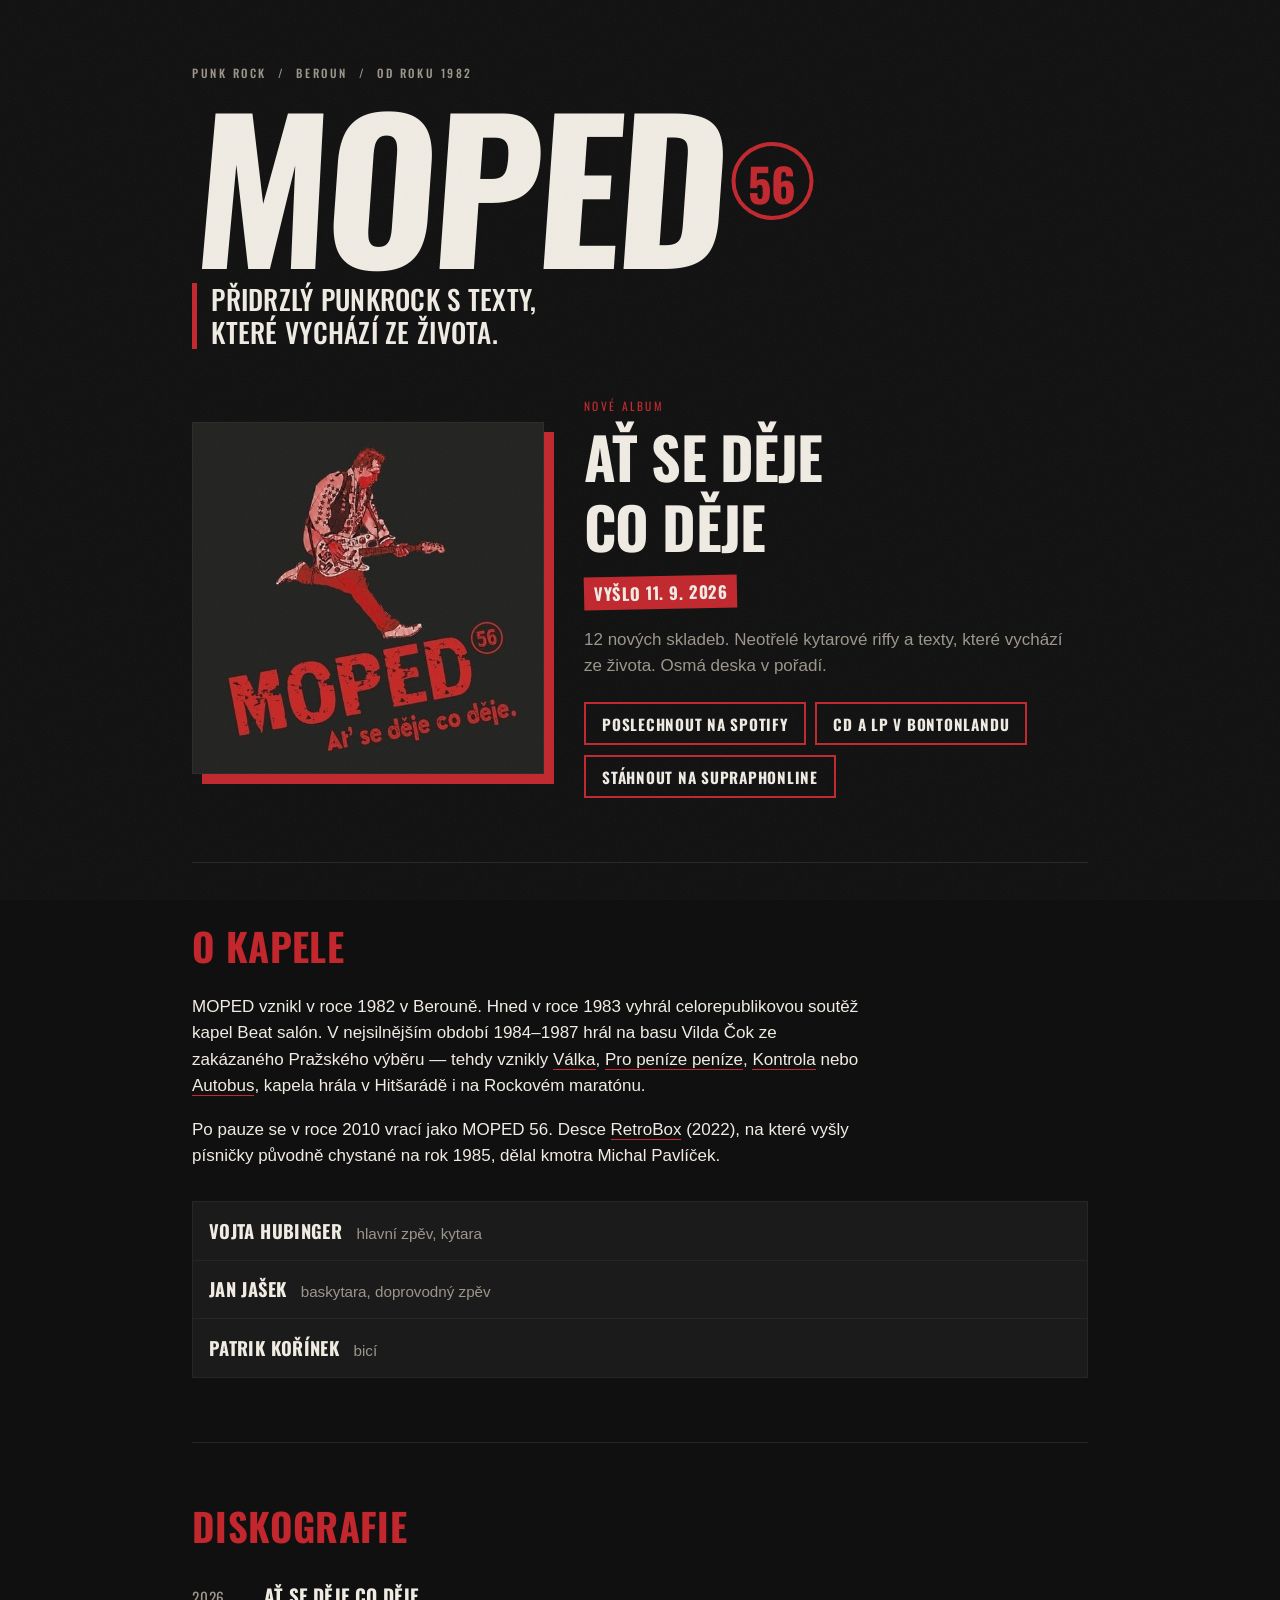
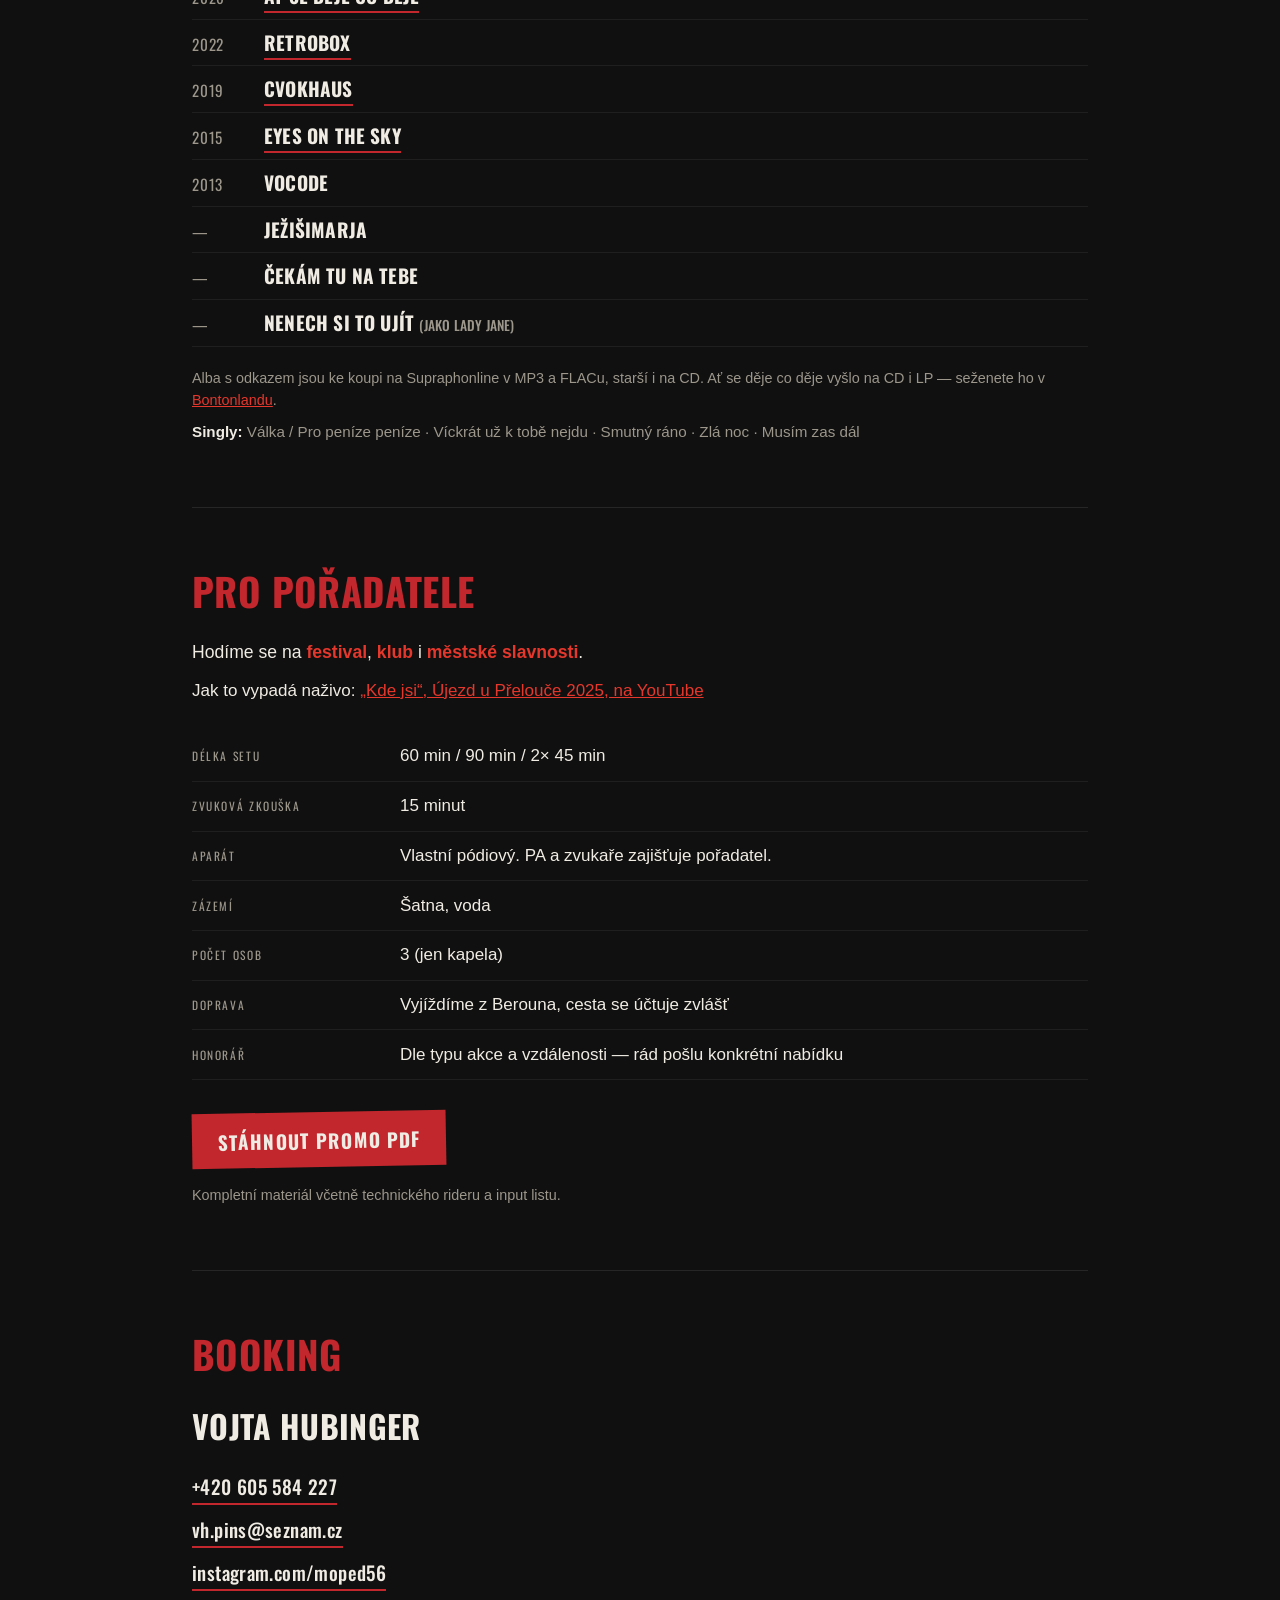
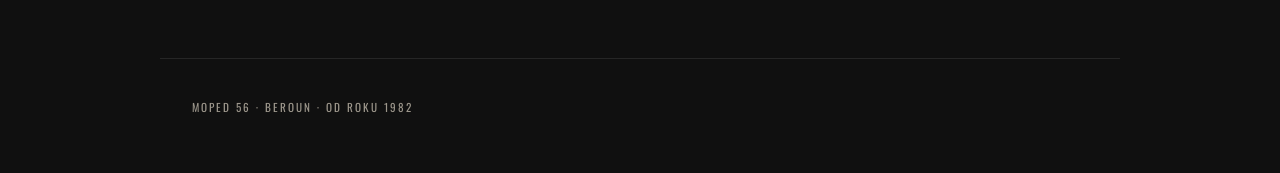
<file: index.html>
<!doctype html>
<html lang="cs">
<head>
<meta charset="utf-8">
<meta name="viewport" content="width=device-width, initial-scale=1">
<title>MOPED 56 — punk rock z Berouna od roku 1982</title>
<meta name="description" content="Přidrzlý punkrock s texty, které vychází ze života. Nové album Ať se děje co děje vyšlo 11. 9. 2026. Booking a promo materiály pro pořadatele.">
<meta property="og:type" content="website">
<meta property="og:title" content="MOPED 56 — Ať se děje co děje">
<meta property="og:description" content="Přidrzlý punkrock z Berouna od roku 1982. Nové album vyšlo 11. 9. 2026.">
<meta property="og:url" content="https://moped56.cz/">
<meta property="og:image" content="https://moped56.cz/assets/cover.jpg">
<meta property="og:locale" content="cs_CZ">
<link rel="canonical" href="https://moped56.cz/">
<link rel="preconnect" href="https://fonts.googleapis.com">
<link rel="preconnect" href="https://fonts.gstatic.com" crossorigin>
<link href="https://fonts.googleapis.com/css2?family=Oswald:wght@500;700&display=swap&subset=latin-ext" rel="stylesheet">
<link rel="stylesheet" href="style.css">
</head>
<body>

<header class="hero">
  <p class="kicker">Punk rock &nbsp;/&nbsp; Beroun &nbsp;/&nbsp; od roku 1982</p>

  <h1 class="wordmark">Moped<span class="fiftysix">56</span></h1>

  <p class="claim">Přidrzlý punkrock s texty,<br>které vychází ze života.</p>

  <div class="release">
    <img class="cover" src="assets/cover.jpg" alt="Obal alba Ať se děje co děje" width="520" height="520">
    <div class="release-text">
      <p class="label">Nové album</p>
      <h2 class="album">Ať se děje<br>co děje</h2>
      <p class="date">Vyšlo 11. 9. 2026</p>
      <p class="meta">12 nových skladeb. Neotřelé kytarové riffy a texty, které vychází ze života. Osmá deska v pořadí.</p>

      <div class="links">
        <a class="link-btn" href="https://open.spotify.com/artist/3JX1EqImdihFfyDZTZLHoA" rel="noopener">Poslechnout na Spotify</a>
        <a class="link-btn" href="https://www.bontonland.cz/moped-56-at-se-deje-co-se-deje-1/" rel="noopener">CD a LP v Bontonlandu</a>
        <a class="link-btn" href="https://www.supraphonline.cz/album/943127-at-se-deje-co-deje" rel="noopener">Stáhnout na Supraphonline</a>
      </div>
    </div>
  </div>
</header>

<main>

<section id="kapela">
  <h2 class="rubric">O kapele</h2>
  <div class="prose">
    <p>MOPED vznikl v roce 1982 v Berouně. Hned v roce 1983 vyhrál celorepublikovou soutěž kapel Beat salón. V nejsilnějším období 1984–1987 hrál na basu Vilda Čok ze zakázaného Pražského výběru — tehdy vznikly <em>Válka</em>, <em>Pro peníze peníze</em>, <em>Kontrola</em> nebo <em>Autobus</em>, kapela hrála v Hitšarádě i na Rockovém maratónu.</p>
    <p>Po pauze se v roce 2010 vrací jako MOPED 56. Desce <em>RetroBox</em> (2022), na které vyšly písničky původně chystané na rok 1985, dělal kmotra Michal Pavlíček.</p>
  </div>

  <ul class="lineup">
    <li><strong>Vojta Hubinger</strong><span>hlavní zpěv, kytara</span></li>
    <li><strong>Jan Jašek</strong><span>baskytara, doprovodný zpěv</span></li>
    <li><strong>Patrik Kořínek</strong><span>bicí</span></li>
  </ul>
</section>

<section id="diskografie">
  <h2 class="rubric">Diskografie</h2>
  <ol class="records">
    <li><span class="rec-year">2026</span> <span class="rec-name"><a href="https://www.supraphonline.cz/album/943127-at-se-deje-co-deje" rel="noopener">Ať se děje co děje</a></span></li>
    <li><span class="rec-year">2022</span> <span class="rec-name"><a href="https://www.supraphonline.cz/album/697543-retrobox" rel="noopener">RetroBox</a></span></li>
    <li><span class="rec-year">2019</span> <span class="rec-name"><a href="https://www.supraphonline.cz/album/479770-cvokhaus" rel="noopener">Cvokhaus</a></span></li>
    <li><span class="rec-year">2015</span> <span class="rec-name"><a href="https://www.supraphonline.cz/album/176116-eyes-on-the-sky" rel="noopener">Eyes on the Sky</a></span></li>
    <li><span class="rec-year">2013</span> <span class="rec-name">VoCoDe</span></li>
    <li><span class="rec-year">—</span> <span class="rec-name">Ježišimarja</span></li>
    <li><span class="rec-year">—</span> <span class="rec-name">Čekám tu na tebe</span></li>
    <li><span class="rec-year">—</span> <span class="rec-name">Nenech si to ujít <em>(jako Lady Jane)</em></span></li>
  </ol>
  <p class="disco-note">Alba s odkazem jsou ke koupi na Supraphonline v MP3 a FLACu, starší i na CD. Ať se děje co děje vyšlo na CD i LP — seženete ho v <a href="https://www.bontonland.cz/moped-56-at-se-deje-co-se-deje-1/" rel="noopener">Bontonlandu</a>.</p>
  <p class="singles"><strong>Singly:</strong> Válka / Pro peníze peníze · Víckrát už k tobě nejdu · Smutný ráno · Zlá noc · Musím zas dál</p>
</section>

<section id="poradatele">
  <h2 class="rubric">Pro pořadatele</h2>
  <p class="fits">Hodíme se na <strong>festival</strong>, <strong>klub</strong> i <strong>městské slavnosti</strong>.</p>
  <p class="live-video">Jak to vypadá naživo: <a href="https://www.youtube.com/watch?v=pqLfuXRMy8A" rel="noopener">„Kde jsi“, Újezd u Přelouče 2025, na YouTube</a></p>

  <dl class="specs">
    <div><dt>Délka setu</dt><dd>60 min / 90 min / 2× 45 min</dd></div>
    <div><dt>Zvuková zkouška</dt><dd>15 minut</dd></div>
    <div><dt>Aparát</dt><dd>Vlastní pódiový. PA a zvukaře zajišťuje pořadatel.</dd></div>
    <div><dt>Zázemí</dt><dd>Šatna, voda</dd></div>
    <div><dt>Počet osob</dt><dd>3 (jen kapela)</dd></div>
    <div><dt>Doprava</dt><dd>Vyjíždíme z Berouna, cesta se účtuje zvlášť</dd></div>
    <div><dt>Honorář</dt><dd>Dle typu akce a vzdálenosti — rád pošlu konkrétní nabídku</dd></div>
  </dl>

  <a class="button" href="Moped56-promo.pdf" download>Stáhnout promo PDF</a>
  <p class="button-note">Kompletní materiál včetně technického rideru a input listu.</p>
</section>

<section id="booking">
  <h2 class="rubric">Booking</h2>
  <p class="booker">Vojta Hubinger</p>
  <ul class="contact">
    <li><a href="tel:+420605584227">+420 605 584 227</a></li>
    <li><a href="mailto:vh.pins@seznam.cz">vh.pins@seznam.cz</a></li>
    <li><a href="https://instagram.com/moped56" rel="noopener">instagram.com/moped56</a></li>
  </ul>
</section>

</main>

<footer>
  <p>MOPED 56 · Beroun · od roku 1982</p>
</footer>

</body>
</html>
</file>
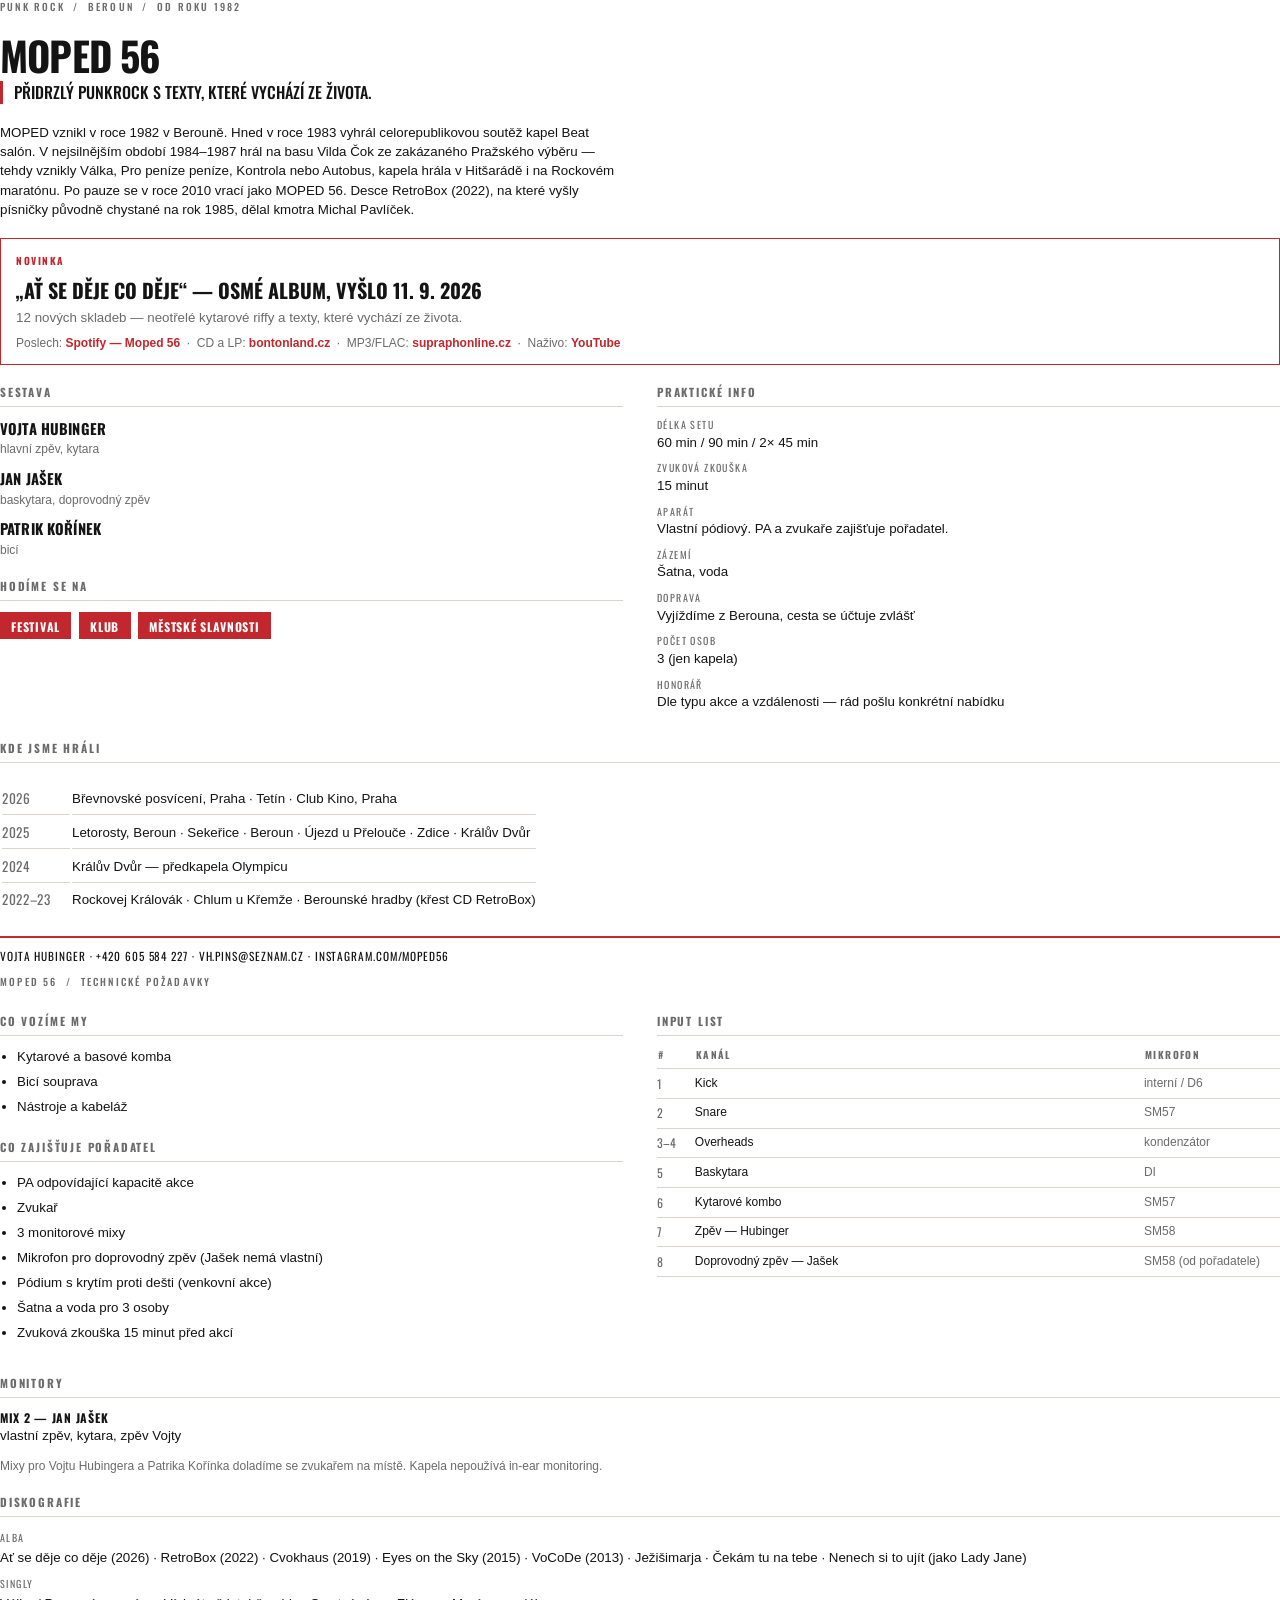
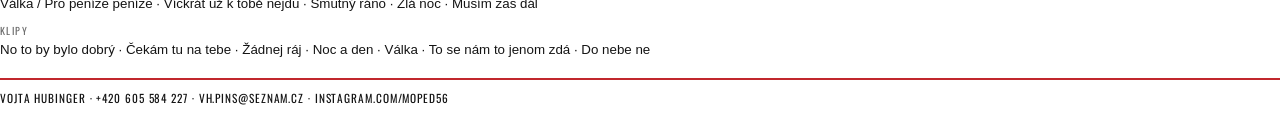
<file: promo.html>
<!doctype html>
<html lang="cs">
<head>
<meta charset="utf-8">
<title>MOPED 56 — promo pro pořadatele</title>
<link href="https://fonts.googleapis.com/css2?family=Oswald:wght@500;700&display=swap&subset=latin-ext" rel="stylesheet">
<style>
@page { size: A4; margin: 14mm 15mm; }

:root {
  --red: #c1272d;
  --ink: #141414;
  --grey: #6b6b6b;
  --rule: #d8d4cc;
  --display: "Oswald", "Arial Narrow", sans-serif;
}

* { box-sizing: border-box; }

body {
  margin: 0;
  color: var(--ink);
  background: #fff;
  font: 10pt/1.45 -apple-system, "Helvetica Neue", Helvetica, Arial, sans-serif;
  -webkit-print-color-adjust: exact;
  print-color-adjust: exact;
}

.page { page-break-after: always; }
.page:last-child { page-break-after: auto; }

h1, h2, h3, .display { font-family: var(--display); text-transform: uppercase; margin: 0; }

.kicker {
  font-family: var(--display);
  font-weight: 500;
  letter-spacing: 0.22em;
  font-size: 7.5pt;
  color: var(--grey);
  text-transform: uppercase;
  margin: 0 0 6mm;
}

.wordmark { font-weight: 700; font-size: 30pt; line-height: 0.9; letter-spacing: -0.02em; }
.claim { font-family: var(--display); font-weight: 500; font-size: 12pt; text-transform: uppercase; margin: 2mm 0 0; padding-left: 3mm; border-left: 3px solid var(--red); }

.bio { margin: 5mm 0 0; max-width: 165mm; }

.news {
  margin: 5mm 0 0;
  border: 1.5px solid var(--red);
  padding: 3mm 4mm;
}
.news .tag { font-family: var(--display); font-weight: 700; text-transform: uppercase; letter-spacing: 0.15em; font-size: 7.5pt; color: var(--red); }
.news h2 { font-weight: 700; font-size: 15pt; margin: 1.5mm 0 1mm; }
.news p { margin: 0; color: var(--grey); }
.news .news-links { margin-top: 2mm; font-size: 9pt; }
.news .news-links a { color: var(--red); text-decoration: none; font-weight: 600; }

.cols { display: flex; gap: 9mm; margin: 5mm 0 0; }
.col { flex: 1; }

h3 {
  font-weight: 700;
  font-size: 8.5pt;
  letter-spacing: 0.16em;
  color: var(--grey);
  border-bottom: 1px solid var(--rule);
  padding-bottom: 1.5mm;
  margin: 0 0 3mm;
}

.member { margin: 0 0 2.5mm; }
.member strong { font-family: var(--display); font-weight: 700; text-transform: uppercase; font-size: 11pt; display: block; letter-spacing: 0.01em; }
.member span { color: var(--grey); font-size: 9pt; }

.spec { margin: 0 0 2.5mm; }
.spec dt { font-family: var(--display); text-transform: uppercase; letter-spacing: 0.14em; font-size: 7.5pt; color: var(--grey); }
.spec dd { margin: 0; }

.tags { margin: 5mm 0 0; }
.tags span {
  display: inline-block;
  font-family: var(--display);
  font-weight: 700;
  text-transform: uppercase;
  font-size: 9pt;
  letter-spacing: 0.06em;
  background: var(--red);
  color: #fff;
  padding: 1.5mm 3mm 1mm;
  margin: 0 2mm 2mm 0;
}

.gigs { margin: 5mm 0 0; }
.gigs tr td { padding: 1.5mm 0; border-bottom: 1px solid var(--rule); vertical-align: top; }
.gigs tr:last-child td { border-bottom: none; }
.gigs .year { font-family: var(--display); color: var(--grey); width: 18mm; letter-spacing: 0.05em; }

.foot {
  margin-top: 5mm;
  border-top: 2px solid var(--red);
  padding-top: 2.5mm;
  font-family: var(--display);
  text-transform: uppercase;
  letter-spacing: 0.08em;
  font-size: 8.5pt;
}

ul.plain { margin: 0; padding-left: 4.5mm; }
ul.plain li { margin-bottom: 1.5mm; }

table.inputs { width: 100%; border-collapse: collapse; }
table.inputs td, table.inputs th { font-size: 9pt; }
table.inputs th {
  font-family: var(--display);
  text-transform: uppercase;
  letter-spacing: 0.14em;
  font-size: 7.5pt;
  color: var(--grey);
  text-align: left;
  border-bottom: 1px solid var(--rule);
  padding-bottom: 1.5mm;
}
table.inputs td { padding: 1.5mm 0; border-bottom: 1px solid var(--rule); }
table.inputs td.num { width: 10mm; color: var(--grey); font-family: var(--display); }
table.inputs td.mic { width: 36mm; color: var(--grey); }

.mix { margin: 0 0 3mm; }
.mix strong { font-family: var(--display); text-transform: uppercase; font-size: 9pt; letter-spacing: 0.06em; display: block; }
.note { color: var(--grey); font-size: 9pt; }

.disco { margin: 5mm 0 0; }
.disco p { margin: 0 0 2mm; }
.disco .heading { font-family: var(--display); text-transform: uppercase; letter-spacing: 0.14em; font-size: 7.5pt; color: var(--grey); }
</style>
</head>
<body>

<div class="page">
  <p class="kicker">Punk rock &nbsp;/&nbsp; Beroun &nbsp;/&nbsp; od roku 1982</p>

  <h1 class="wordmark">Moped 56</h1>
  <p class="claim">Přidrzlý punkrock s texty, které vychází ze života.</p>

  <p class="bio">MOPED vznikl v roce 1982 v Berouně. Hned v roce 1983 vyhrál celorepublikovou soutěž kapel Beat salón. V nejsilnějším období 1984–1987 hrál na basu Vilda Čok ze zakázaného Pražského výběru — tehdy vznikly Válka, Pro peníze peníze, Kontrola nebo Autobus, kapela hrála v Hitšarádě i na Rockovém maratónu. Po pauze se v roce 2010 vrací jako MOPED 56. Desce RetroBox (2022), na které vyšly písničky původně chystané na rok 1985, dělal kmotra Michal Pavlíček.</p>

  <div class="news">
    <span class="tag">Novinka</span>
    <h2>„Ať se děje co děje“ — osmé album, vyšlo 11. 9. 2026</h2>
    <p>12 nových skladeb — neotřelé kytarové riffy a texty, které vychází ze života.</p>
    <p class="news-links">Poslech: <a href="https://open.spotify.com/artist/3JX1EqImdihFfyDZTZLHoA">Spotify — Moped 56</a> &nbsp;·&nbsp; CD a LP: <a href="https://www.bontonland.cz/moped-56-at-se-deje-co-se-deje-1/">bontonland.cz</a> &nbsp;·&nbsp; MP3/FLAC: <a href="https://www.supraphonline.cz/album/943127-at-se-deje-co-deje">supraphonline.cz</a> &nbsp;·&nbsp; Naživo: <a href="https://www.youtube.com/watch?v=pqLfuXRMy8A">YouTube</a></p>
  </div>

  <div class="cols">
    <div class="col">
      <h3>Sestava</h3>
      <p class="member"><strong>Vojta Hubinger</strong><span>hlavní zpěv, kytara</span></p>
      <p class="member"><strong>Jan Jašek</strong><span>baskytara, doprovodný zpěv</span></p>
      <p class="member"><strong>Patrik Kořínek</strong><span>bicí</span></p>

      <div class="tags">
        <h3>Hodíme se na</h3>
        <span>Festival</span><span>Klub</span><span>Městské slavnosti</span>
      </div>
    </div>

    <div class="col">
      <h3>Praktické info</h3>
      <dl class="spec"><dt>Délka setu</dt><dd>60 min / 90 min / 2× 45 min</dd></dl>
      <dl class="spec"><dt>Zvuková zkouška</dt><dd>15 minut</dd></dl>
      <dl class="spec"><dt>Aparát</dt><dd>Vlastní pódiový. PA a zvukaře zajišťuje pořadatel.</dd></dl>
      <dl class="spec"><dt>Zázemí</dt><dd>Šatna, voda</dd></dl>
      <dl class="spec"><dt>Doprava</dt><dd>Vyjíždíme z Berouna, cesta se účtuje zvlášť</dd></dl>
      <dl class="spec"><dt>Počet osob</dt><dd>3 (jen kapela)</dd></dl>
      <dl class="spec"><dt>Honorář</dt><dd>Dle typu akce a vzdálenosti — rád pošlu konkrétní nabídku</dd></dl>
    </div>
  </div>

  <div class="gigs">
    <h3>Kde jsme hráli</h3>
    <table class="gigs">
      <tr><td class="year">2026</td><td>Břevnovské posvícení, Praha · Tetín · Club Kino, Praha</td></tr>
      <tr><td class="year">2025</td><td>Letorosty, Beroun · Sekeřice · Beroun · Újezd u Přelouče · Zdice · Králův Dvůr</td></tr>
      <tr><td class="year">2024</td><td>Králův Dvůr — předkapela Olympicu</td></tr>
      <tr><td class="year">2022–23</td><td>Rockovej Královák · Chlum u Křemže · Berounské hradby (křest CD RetroBox)</td></tr>
    </table>
  </div>

  <p class="foot">Vojta Hubinger · +420 605 584 227 · vh.pins@seznam.cz · instagram.com/moped56</p>
</div>

<div class="page">
  <p class="kicker">Moped 56 &nbsp;/&nbsp; technické požadavky</p>

  <div class="cols">
    <div class="col">
      <h3>Co vozíme my</h3>
      <ul class="plain">
        <li>Kytarové a basové komba</li>
        <li>Bicí souprava</li>
        <li>Nástroje a kabeláž</li>
      </ul>

      <h3 style="margin-top:6mm">Co zajišťuje pořadatel</h3>
      <ul class="plain">
        <li>PA odpovídající kapacitě akce</li>
        <li>Zvukař</li>
        <li>3 monitorové mixy</li>
        <li>Mikrofon pro doprovodný zpěv (Jašek nemá vlastní)</li>
        <li>Pódium s krytím proti dešti (venkovní akce)</li>
        <li>Šatna a voda pro 3 osoby</li>
        <li>Zvuková zkouška 15 minut před akcí</li>
      </ul>
    </div>

    <div class="col">
      <h3>Input list</h3>
      <table class="inputs">
        <tr><th>#</th><th>Kanál</th><th class="mic">Mikrofon</th></tr>
        <tr><td class="num">1</td><td>Kick</td><td class="mic">interní / D6</td></tr>
        <tr><td class="num">2</td><td>Snare</td><td class="mic">SM57</td></tr>
        <tr><td class="num">3–4</td><td>Overheads</td><td class="mic">kondenzátor</td></tr>
        <tr><td class="num">5</td><td>Baskytara</td><td class="mic">DI</td></tr>
        <tr><td class="num">6</td><td>Kytarové kombo</td><td class="mic">SM57</td></tr>
        <tr><td class="num">7</td><td>Zpěv — Hubinger</td><td class="mic">SM58</td></tr>
        <tr><td class="num">8</td><td>Doprovodný zpěv — Jašek</td><td class="mic">SM58 (od pořadatele)</td></tr>
      </table>
    </div>
  </div>

  <div style="margin-top:7mm">
    <h3>Monitory</h3>
    <p class="mix"><strong>Mix 2 — Jan Jašek</strong>vlastní zpěv, kytara, zpěv Vojty</p>
    <p class="note">Mixy pro Vojtu Hubingera a Patrika Kořínka doladíme se zvukařem na místě. Kapela nepoužívá in-ear monitoring.</p>
  </div>

  <div class="disco">
    <h3>Diskografie</h3>
    <p><span class="heading">Alba</span><br>Ať se děje co děje (2026) · RetroBox (2022) · Cvokhaus (2019) · Eyes on the Sky (2015) · VoCoDe (2013) · Ježišimarja · Čekám tu na tebe · Nenech si to ujít (jako Lady Jane)</p>
    <p><span class="heading">Singly</span><br>Válka / Pro peníze peníze · Víckrát už k tobě nejdu · Smutný ráno · Zlá noc · Musím zas dál</p>
    <p><span class="heading">Klipy</span><br>No to by bylo dobrý · Čekám tu na tebe · Žádnej ráj · Noc a den · Válka · To se nám to jenom zdá · Do nebe ne</p>
  </div>

  <p class="foot">Vojta Hubinger · +420 605 584 227 · vh.pins@seznam.cz · instagram.com/moped56</p>
</div>

</body>
</html>
</file>
<file: style.css>
:root {
  --ink: #101010;
  --ink-soft: #1b1b1b;
  --paper: #f0ece4;
  --paper-dim: #9c968b;
  --red: #c1272d;
  --red-hot: #e5372c;
  --display: "Oswald", "Haettenschweiler", "Arial Narrow", sans-serif;
  --text: -apple-system, BlinkMacSystemFont, "Segoe UI", Helvetica, Arial, sans-serif;
}

*, *::before, *::after { box-sizing: border-box; }

body {
  margin: 0;
  background: var(--ink);
  color: var(--paper);
  font-family: var(--text);
  font-size: 17px;
  line-height: 1.55;
  -webkit-font-smoothing: antialiased;
}

/* Grain over the whole page — keeps the flat black from looking like a slide */
body::after {
  content: "";
  position: fixed;
  inset: 0;
  pointer-events: none;
  z-index: 9;
  opacity: 0.05;
  background-image: url("data:image/svg+xml;utf8,<svg xmlns='http://www.w3.org/2000/svg' width='160' height='160'><filter id='n'><feTurbulence type='fractalNoise' baseFrequency='0.85' numOctaves='3'/></filter><rect width='160' height='160' filter='url(%23n)'/></svg>");
}

img { max-width: 100%; height: auto; display: block; }

a { color: var(--red-hot); }

/* ---------- hero ---------- */

.hero {
  padding: 2.5rem 1.25rem 3rem;
  max-width: 60rem;
  margin: 0 auto;
}

.kicker {
  font-family: var(--display);
  font-weight: 500;
  text-transform: uppercase;
  letter-spacing: 0.22em;
  font-size: 0.72rem;
  color: var(--paper-dim);
  margin: 0 0 1.5rem;
}

.wordmark {
  font-family: var(--display);
  font-weight: 700;
  text-transform: uppercase;
  font-size: clamp(4.5rem, 24vw, 12rem);
  line-height: 0.8;
  letter-spacing: -0.03em;
  margin: 0;
  transform: skewX(-4deg);
  transform-origin: left bottom;
}

.fiftysix {
  display: inline-block;
  vertical-align: super;
  margin-left: 0.12em;
  font-size: 0.24em;
  line-height: 1;
  letter-spacing: 0;
  color: var(--red);
  border: 0.09em solid var(--red);
  border-radius: 50%;
  padding: 0.3em 0.28em 0.22em;
  transform: skewX(4deg);
}

.claim {
  font-family: var(--display);
  font-weight: 500;
  font-size: clamp(1.15rem, 4.5vw, 1.7rem);
  line-height: 1.2;
  text-transform: uppercase;
  letter-spacing: 0.01em;
  margin: 1.5rem 0 0;
  padding-left: 0.9rem;
  border-left: 5px solid var(--red);
}

/* ---------- release block ---------- */

.release {
  margin-top: 3rem;
  display: grid;
  gap: 1.75rem;
  align-items: center;
}

.cover {
  width: 100%;
  max-width: 26rem;
  border: 1px solid #2b2b2b;
  box-shadow: 10px 10px 0 var(--red);
}

.label {
  font-family: var(--display);
  text-transform: uppercase;
  letter-spacing: 0.2em;
  font-size: 0.72rem;
  color: var(--red);
  margin: 0 0 0.4rem;
}

.album {
  font-family: var(--display);
  font-weight: 700;
  text-transform: uppercase;
  font-size: clamp(2.2rem, 9vw, 3.6rem);
  /* Czech carons need the room: below 1.2 the Ě of "co děje" rides up into the
     line above and reads as a comma after "SE". Verified at 1.10 and 1.16 too. */
  line-height: 1.22;
  letter-spacing: -0.015em;
  margin: 0;
}

.date {
  font-family: var(--display);
  font-weight: 700;
  text-transform: uppercase;
  letter-spacing: 0.05em;
  font-size: 1.05rem;
  margin: 0.9rem 0 0;
  display: inline-block;
  background: var(--red);
  color: var(--paper);
  padding: 0.25rem 0.6rem 0.2rem;
  transform: rotate(-1.2deg);
}

.meta {
  margin: 1.1rem 0 0;
  color: var(--paper-dim);
  max-width: 30rem;
}

.links {
  display: flex;
  flex-wrap: wrap;
  gap: 0.6rem;
  margin-top: 1.4rem;
}

.link-btn {
  font-family: var(--display);
  font-weight: 700;
  text-transform: uppercase;
  letter-spacing: 0.05em;
  font-size: 0.95rem;
  color: var(--paper);
  text-decoration: none;
  border: 2px solid var(--red);
  padding: 0.55rem 1rem 0.45rem;
  transition: background 0.1s linear, color 0.1s linear;
}

.link-btn:hover, .link-btn:focus {
  background: var(--red);
  color: var(--paper);
}

/* ---------- sections ---------- */

main {
  max-width: 60rem;
  margin: 0 auto;
  padding: 0 1.25rem;
}

section {
  padding: 3rem 0;
  border-top: 1px solid #262626;
}

.rubric {
  font-family: var(--display);
  font-weight: 700;
  text-transform: uppercase;
  font-size: clamp(1.6rem, 6vw, 2.4rem);
  letter-spacing: 0.01em;
  line-height: 1;
  margin: 0 0 1.75rem;
  color: var(--red);
}

.prose p { margin: 0 0 1.1rem; max-width: 42rem; }
.prose em { font-style: normal; color: var(--paper); border-bottom: 1px solid var(--red); }

/* ---------- lineup ---------- */

.lineup {
  list-style: none;
  margin: 2rem 0 0;
  padding: 0;
  display: grid;
  gap: 1px;
  background: #262626;
  border: 1px solid #262626;
}

.lineup li {
  background: var(--ink-soft);
  padding: 0.9rem 1rem;
  display: flex;
  flex-wrap: wrap;
  gap: 0.25rem 0.9rem;
  align-items: baseline;
}

.lineup strong {
  font-family: var(--display);
  font-weight: 700;
  text-transform: uppercase;
  letter-spacing: 0.02em;
  font-size: 1.15rem;
}

.lineup span { color: var(--paper-dim); font-size: 0.95rem; }

/* ---------- discography ---------- */

.records { list-style: none; margin: 0; padding: 0; }

.records li {
  display: flex;
  gap: 1rem;
  align-items: baseline;
  padding: 0.5rem 0;
  border-bottom: 1px solid #1f1f1f;
}

.records li:first-child .rec-name { color: var(--red-hot); }

.rec-year {
  font-family: var(--display);
  color: var(--paper-dim);
  font-size: 0.95rem;
  min-width: 3.5rem;
  letter-spacing: 0.05em;
}

.rec-name {
  font-family: var(--display);
  font-weight: 700;
  text-transform: uppercase;
  font-size: 1.2rem;
  letter-spacing: 0.01em;
}

.rec-name em { font-style: normal; font-weight: 500; color: var(--paper-dim); font-size: 0.85rem; }

.rec-name a {
  color: var(--paper);
  text-decoration: none;
  border-bottom: 2px solid var(--red);
  padding-bottom: 1px;
}

.rec-name a:hover, .rec-name a:focus { color: var(--red-hot); }

.disco-note { margin: 1.25rem 0 0; color: var(--paper-dim); font-size: 0.9rem; }

.singles { margin: 0.5rem 0 0; color: var(--paper-dim); font-size: 0.95rem; }
.singles strong { color: var(--paper); }

/* ---------- promoters ---------- */

.fits { margin: 0 0 1.75rem; font-size: 1.1rem; }
.fits strong { color: var(--red-hot); }
.live-video { margin: -1rem 0 1.75rem; }

.specs { margin: 0; }

.specs > div {
  display: grid;
  grid-template-columns: 1fr;
  gap: 0.1rem;
  padding: 0.7rem 0;
  border-bottom: 1px solid #1f1f1f;
}

.specs dt {
  font-family: var(--display);
  text-transform: uppercase;
  letter-spacing: 0.14em;
  font-size: 0.72rem;
  color: var(--paper-dim);
}

.specs dd { margin: 0; }

.button {
  display: inline-block;
  margin-top: 2rem;
  background: var(--red);
  color: var(--paper);
  text-decoration: none;
  font-family: var(--display);
  font-weight: 700;
  text-transform: uppercase;
  letter-spacing: 0.06em;
  font-size: 1.2rem;
  padding: 0.85rem 1.6rem 0.75rem;
  transform: rotate(-1deg);
  transition: background 0.1s linear, transform 0.1s linear;
}

.button:hover, .button:focus {
  background: var(--red-hot);
  transform: rotate(0deg) scale(1.02);
}

.button-note { margin: 1rem 0 0; color: var(--paper-dim); font-size: 0.9rem; }

/* ---------- booking ---------- */

.booker {
  font-family: var(--display);
  font-weight: 700;
  text-transform: uppercase;
  font-size: clamp(1.5rem, 6vw, 2rem);
  letter-spacing: 0.01em;
  margin: 0 0 1rem;
}

.contact { list-style: none; margin: 0; padding: 0; }

.contact li { padding: 0.35rem 0; }

.contact a {
  font-family: var(--display);
  font-weight: 500;
  font-size: 1.2rem;
  letter-spacing: 0.02em;
  color: var(--paper);
  text-decoration: none;
  border-bottom: 2px solid var(--red);
  padding-bottom: 2px;
}

.contact a:hover, .contact a:focus { color: var(--red-hot); }

/* ---------- footer ---------- */

footer {
  max-width: 60rem;
  margin: 0 auto;
  padding: 2.5rem 1.25rem 3.5rem;
  border-top: 1px solid #262626;
}

footer p {
  margin: 0;
  font-family: var(--display);
  text-transform: uppercase;
  letter-spacing: 0.18em;
  font-size: 0.7rem;
  color: var(--paper-dim);
}

/* ---------- wider screens ---------- */

@media (min-width: 46rem) {
  .hero { padding: 4rem 2rem 4rem; }
  main, footer { padding-left: 2rem; padding-right: 2rem; }
  .release { grid-template-columns: minmax(0, 22rem) 1fr; gap: 2.5rem; }
  .specs > div { grid-template-columns: 12rem 1fr; gap: 1rem; align-items: baseline; }
  .specs dt { padding-top: 0.2rem; }
  section { padding: 4rem 0; }
}

@media (prefers-reduced-motion: reduce) {
  .button { transition: none; }
}
</file>
